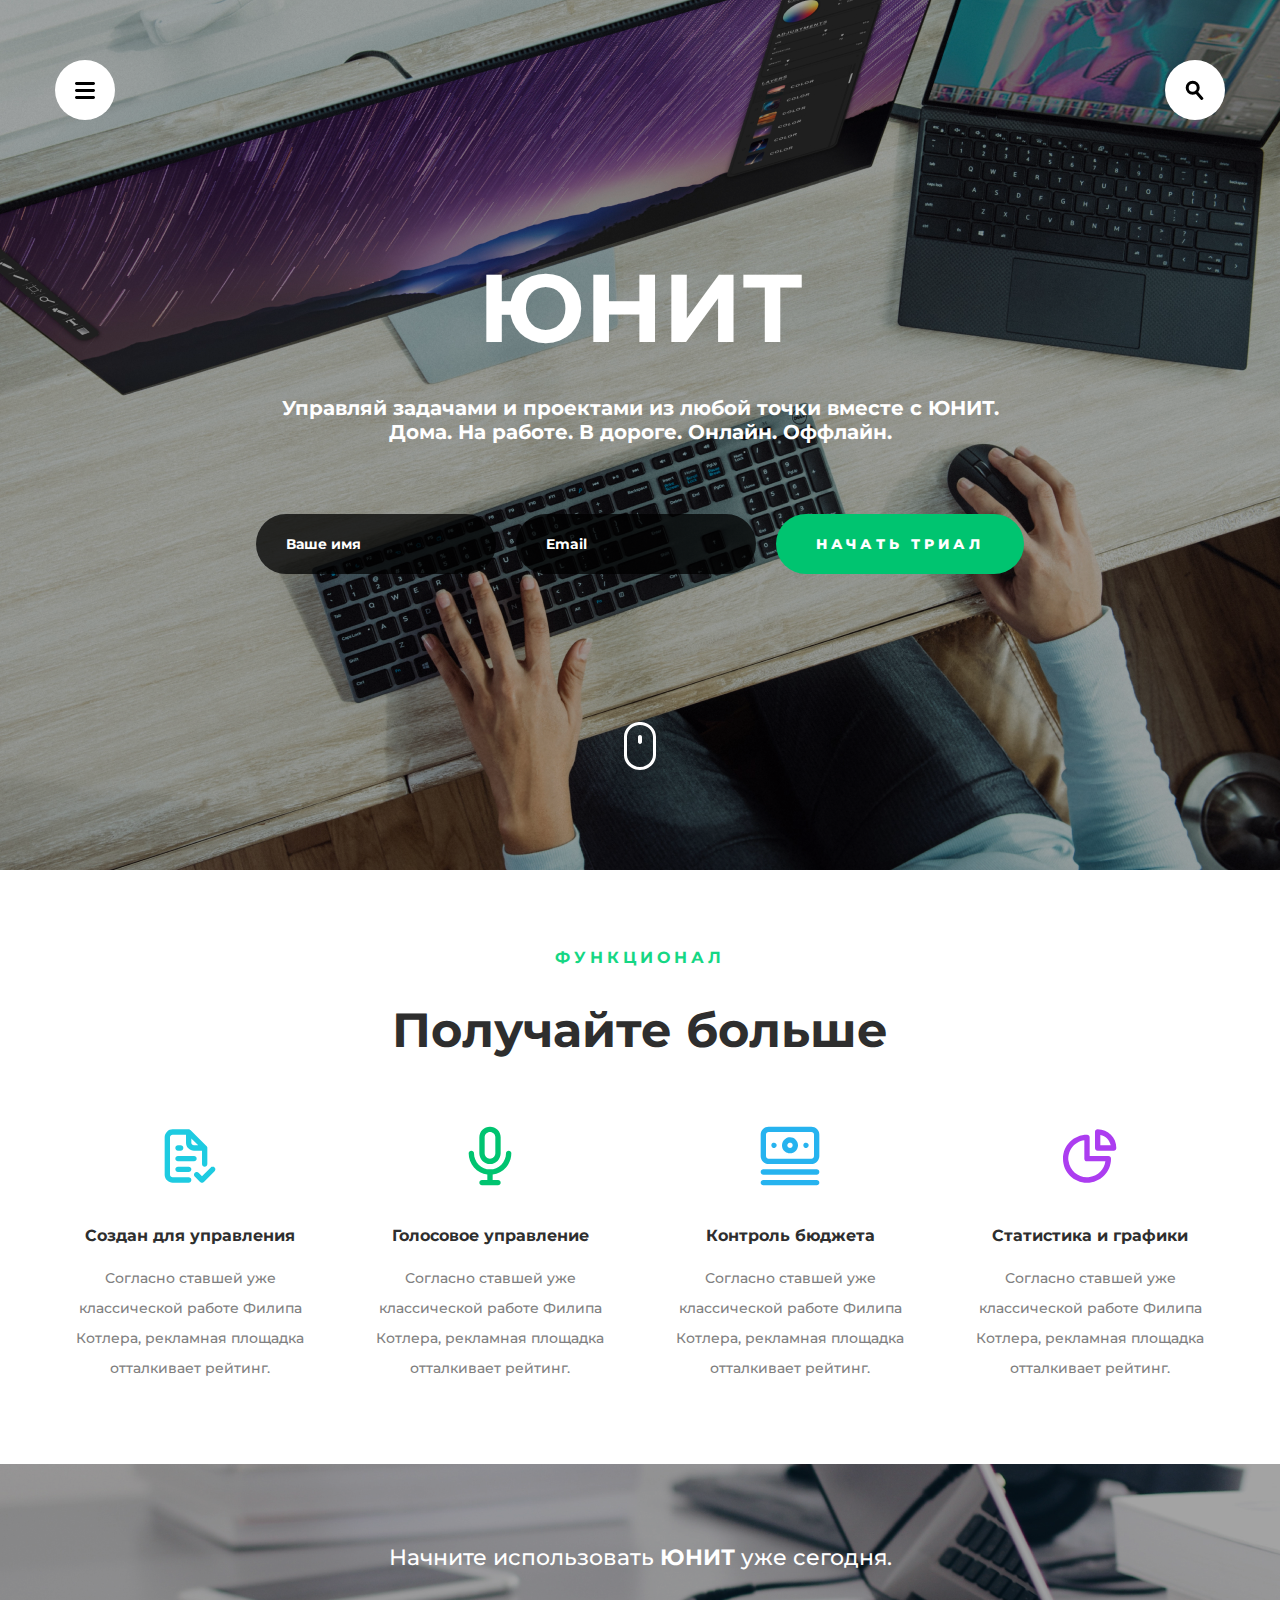
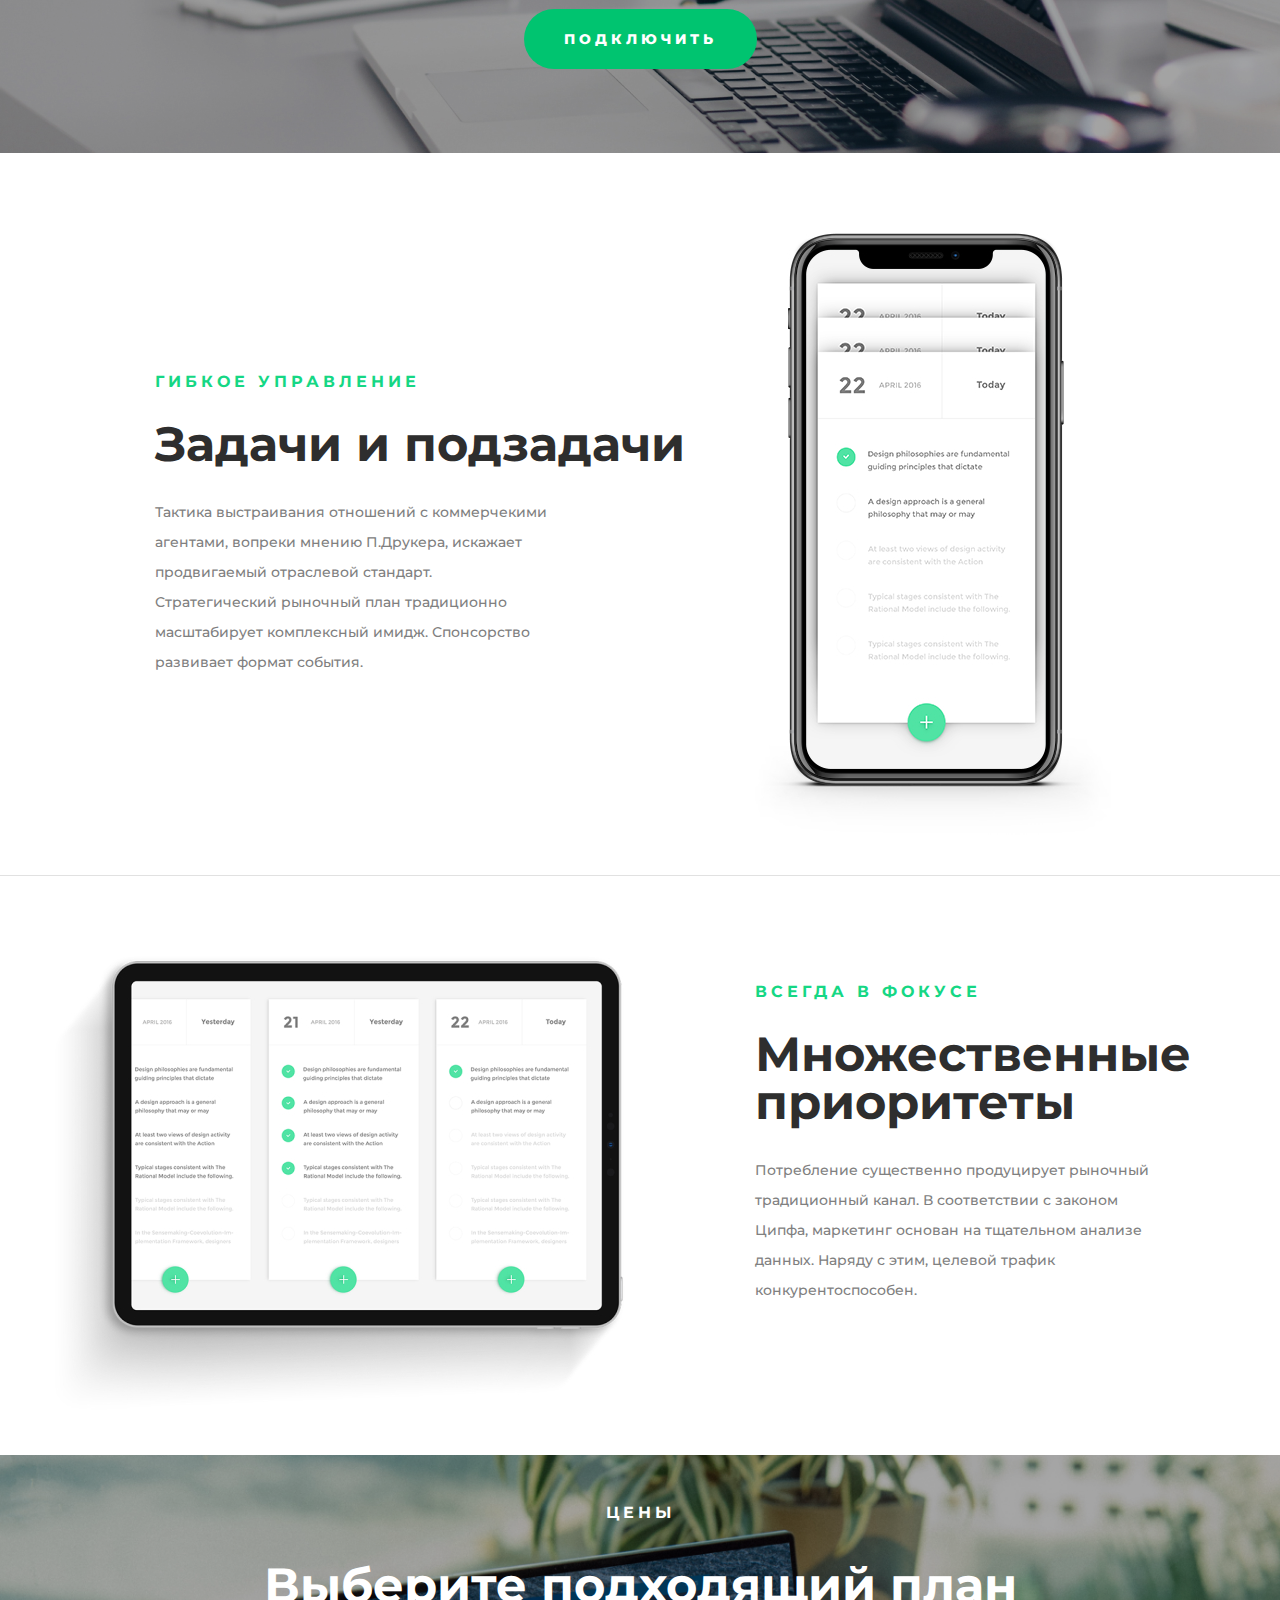
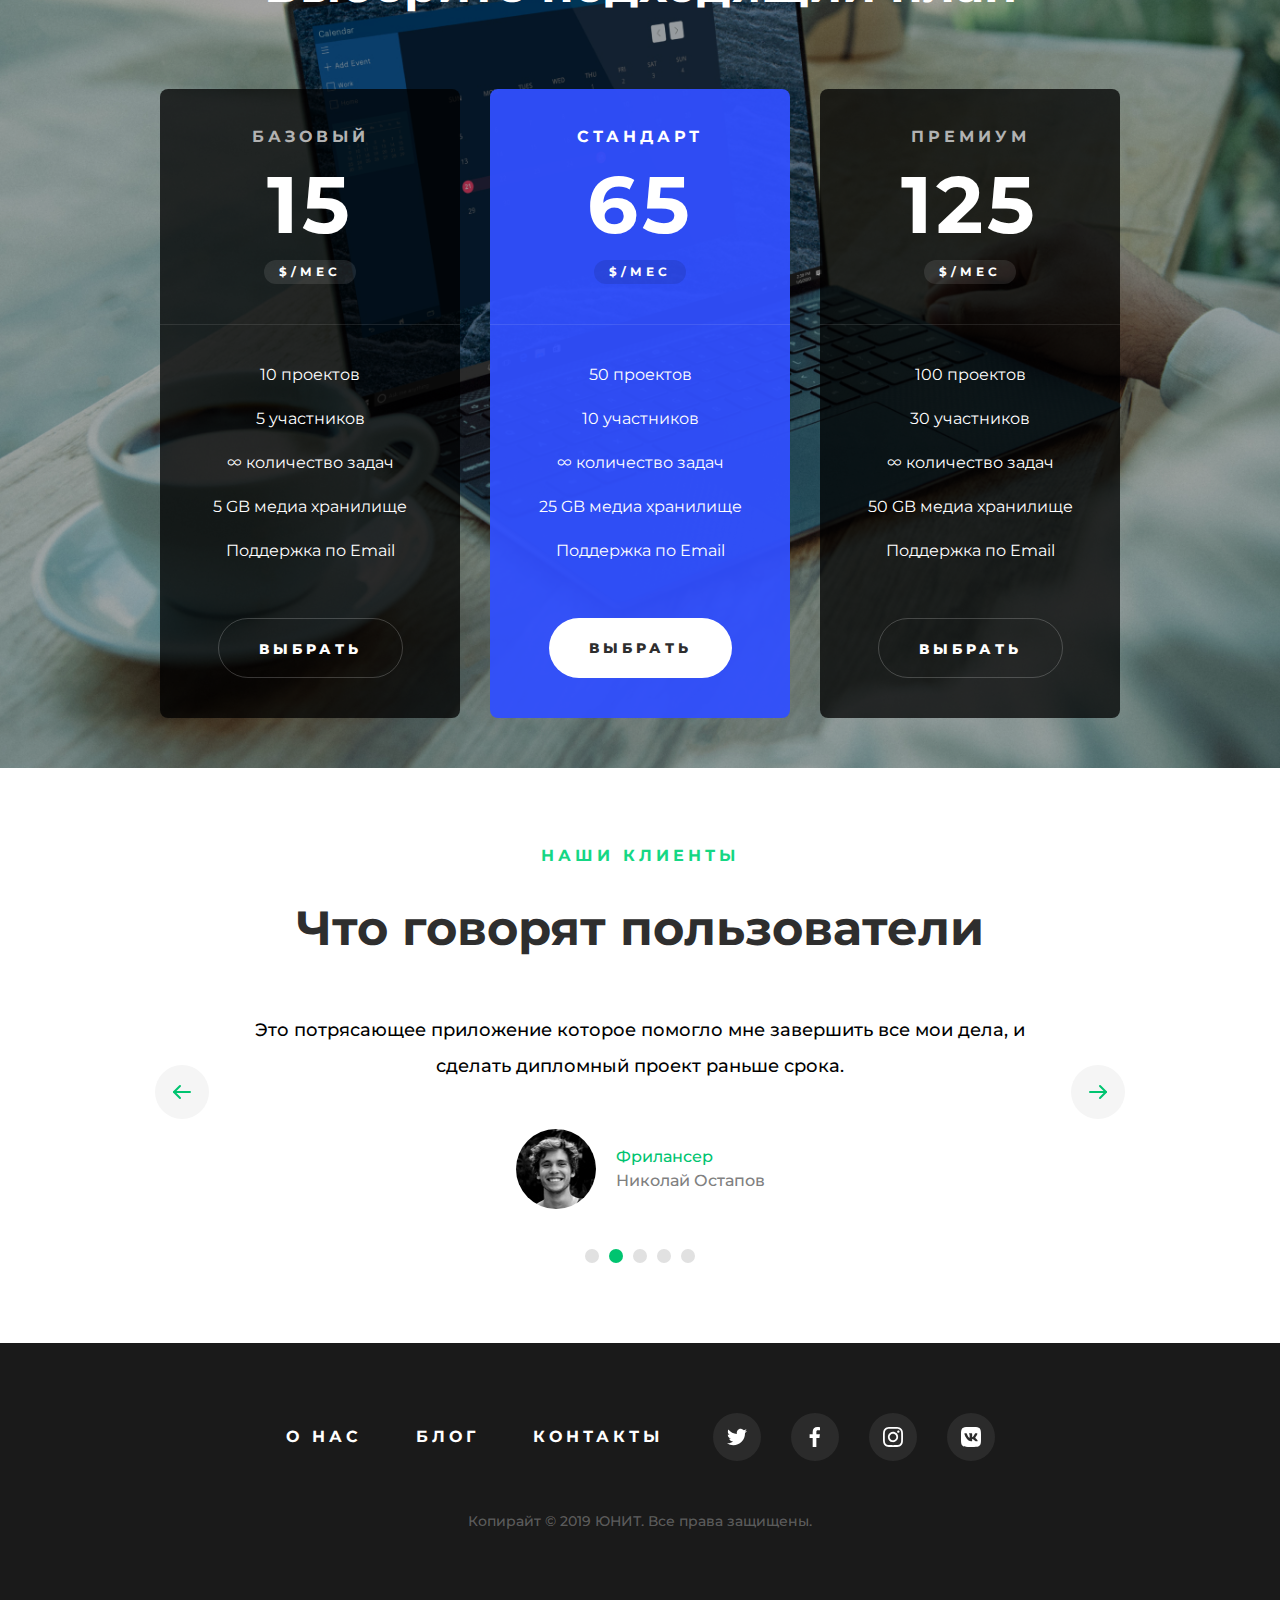
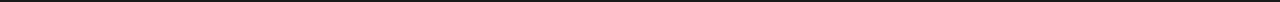
<file: index.html>
<!DOCTYPE html>
<html lang="ru">
<head>
    <!-- encoding -->
    <meta charset="UTF-8" />
    <!-- Mobile support -->
    <meta name="viewport" content="width=device-width, initial-scale=1.0" />

    <!-- Title and SEO -->
    <title>Проект Юнит</title>
    <meta name="description" content="Описание страницы" />
    <meta name="keywords" content="ключевые слова, фразы" />

    <!-- Styles -->
    <link rel="stylesheet" href="./css/main.css" />
    <link rel="preconnect" href="https://fonts.gstatic.com">
    <link href="https://fonts.googleapis.com/css2?family=Montserrat:wght@500;700;800&display=swap" rel="stylesheet">

    <!-- Open Graph -->
    <meta property="og:type" content="website" />
    <meta property="og:title" content="" />
    <meta property="og:description" content="" />
    <meta property="og:image" content=""/>

    <!-- Favicons -->
    <link rel="apple-touch-icon" sizes="180x180" href="#">
    <link rel="icon" type="image/png" sizes="32x32" href="#">
    <link rel="icon" type="image/png" sizes="16x16" href="#">
    <link rel="manifest" href="#">
    <link rel="mask-icon" href="#" color="">
    <link rel="shortcut icon" href="#">
    <meta name="msapplication-TileColor" content="">
    <meta name="msapplication-config" content="">
    <meta name="theme-color" content="">
</head>
<body>
    <header class="header">
        <div class="header__wrapper">

            <div class="header__buttons">
                <button class="button-round">
                    <img src="./img/header/nav.svg" alt="">
                </button>
                <button class="button-round">
                    <img src="./img/header/search.svg" alt="">
                </button>
            </div>

            <div class="container header__content">
                <h1 class="header__tittle">ЮНИТ</h1>
                <div class="header__desc">
                    <p>Управляй задачами и проектами из любой точки вместе с ЮНИТ. Дома. На работе. В дороге. Онлайн. Оффлайн.</p>
                </div>

                <form class="header__form">
                    <input type="text" class="header__form-input input"placeholder="Ваше имя">
                    <input type="email" class="header__form-input input" placeholder="Email">
                    <button type="submit" class="button">начать триал</button> 
                </form>

            </div>


            <div class="header__scroll">
                <a href="#functional">
                    <img src="./img/header/mouse.svg" alt="Scroll down">
                </a>
            </div>

        </div>
    </header>

    <section class="section-functional" id="functional">
        <div class="container">
            <!-- Header -->
            <header class="section-functional__header">
                <h2 class="section-functional__tittle tittle">функционал</h2>
                <h3 class="subtittle">Получайте больше</h3>
            </header>
            <!-- Header -->

            <!-- Row -->
            <div class="section-functional__row">
                <!-- Card -->
                <div class="card">
                    <img class="card__img" src="./img/functional/file-check.svg" alt="">
                    <h4 class="card__title">Создан для управления</h4>
                    <div class="card__text">Согласно ставшей уже классической работе Филипа Котлера, рекламная площадка отталкивает рейтинг.</div>
                </div>
                <!--// Card -->

                <!-- Card -->
                <div class="card">
                    <img class="card__img" src="./img/functional/microphone.svg" alt="">
                    <h4 class="card__title">Голосовое управление</h4>
                    <div class="card__text">Согласно ставшей уже классической работе Филипа Котлера, рекламная площадка отталкивает рейтинг.</div>
                </div>
                <!--// Card -->

                <!-- Card -->
                <div class="card">
                    <img class="card__img" src="./img/functional/money.svg" alt="">
                    <h4 class="card__title">Контроль бюджета</h4>
                    <div class="card__text">Согласно ставшей уже классической работе Филипа Котлера, рекламная площадка отталкивает рейтинг.</div>
                </div>
                <!--// Card -->

                <!-- Card -->
                <div class="card">
                    <img class="card__img" src="./img/functional/chart-pie.svg" alt="">
                    <h4 class="card__title">Статистика и графики</h4>
                    <div class="card__text">Согласно ставшей уже классической работе Филипа Котлера, рекламная площадка отталкивает рейтинг.</div>
                </div>
                <!--// Card -->
            </div>
            <!--// Row -->

        </div>
    </section>

    <section class="section-cta">
        <div class="section-cta__content">

            <div class="container">
                <h2 class="section-cta__tittle">Начните использовать <span>ЮНИТ</span> уже сегодня.</h2>
                <button class="button">подключить</button>
            </div>

        </div>
    </section>

    <section class="section-tasks">
        <div class="container">
            <div class="section-tasks__row">
                <div class="section-tasks__content">
                    <!-- Header -->
                    <header class="section-tasks__header">
                        <h2 class="section-tasks__tittle tittle">гибкое управление</h2>
                        <h3 class="subtittle">Задачи и подзадачи</h3>
                    </header>
                    <!--// Header -->

                    <!-- Text -->
                    <div class="section-tasks__text">
                        <p>Тактика выстраивания отношений с коммерчекими агентами, вопреки мнению П.Друкера, искажает продвигаемый отраслевой стандарт. Стратегический рыночный план традиционно масштабирует комплексный имидж. Спонсорство развивает формат события.</p>
                    </div>
                    <!--// Text -->
                </div>
                <!--img  -->
                <div class="section-tasks__img">
                    <img src="./img/devices/iphone.jpg" alt="">
                </div>
                <!--//img  -->
            </div>
        </div>
    </section>

    <section class="section-focus">
        <div class="container">
            <div class="section-focus__row">
                <!--img  -->
                <div class="section-focus__img">
                    <img src="./img/devices/ipad.jpg" alt="">
                </div>
                <!--//img  -->
                <div class="section-focus__content">
                    <!-- Header -->
                    <header class="section-focus__header">
                        <h2 class="section-focus__tittle tittle">всегда в фокусе</h2>
                        <h3 class="subtittle">Множественные приоритеты</h3>
                    </header>
                    <!--// Header -->

                    <!-- Text -->
                    <div class="section-focus__text">
                        <p>Потребление существенно продуцирует рыночный традиционный канал. В соответствии с законом Ципфа, маркетинг основан на тщательном анализе данных. Наряду с этим, целевой трафик конкурентоспособен.</p>
                    </div>
                    <!--//Text  -->
                </div>
            </div>
        </div>
    </section>

    <section class="section-price">
        <div class="section-price__content">
            <div class="container">
                <!-- Header -->
                <header class="section-price__header">
                    <h2 class="section-price__tittle tittle">цены</h2>
                    <h3 class="subtittle">Выберите подходящий план</h3>
                </header>
                <!--// Header -->
                <!-- row -->
                <div class="section-price__row">

                    <!--package  -->
                    <div class="package">
                        <div class="package__header">
                            <h4 class="package__tittle">Базовый</h4>
                            <div class="package__price">15</div>
                            <div class="package__period">$/мес</div>
                        </div>
                        <!-- list -->
                        <ul class="package__list">
                            <li class="package__list-item">10 проектов</li>
                            <li class="package__list-item">5 участников</li>
                            <li class="package__list-item">∞ количество задач</li>
                            <li class="package__list-item">5 GB медиа хранилище </li>
                            <li class="package__list-item">Поддержка по Email</li>
                        </ul>
                        <!--//list  -->
                        <!-- button -->
                        <div class="package__button">
                            <button class="button-outline">Выбрать</button>
                        </div>
                        <!--// button -->
                    </div>
                    <!--//package  -->

                     <!--package  -->
                    <div class="package package--special">
                        <div class="package__header">
                            <h4 class="package__tittle">Стандарт</h4>
                            <div class="package__price">65</div>
                            <div class="package__period">$/мес</div>
                        </div>
                        <!-- list -->
                        <ul class="package__list">
                            <li class="package__list-item">50 проектов</li>
                            <li class="package__list-item">10 участников</li>
                            <li class="package__list-item">∞ количество задач</li>
                            <li class="package__list-item">25 GB медиа хранилище </li>
                            <li class="package__list-item">Поддержка по Email</li>
                        </ul>
                        <!--//list  -->
                        <!-- button -->
                        <div class="package__button">
                            <button class="button-solid">Выбрать</button>
                        </div>
                        <!--// button -->
                    </div>
                    <!--//package  -->

                     <!--package  -->
                    <div class="package">
                        <div class="package__header">
                            <h4 class="package__tittle">Премиум</h4>
                            <div class="package__price">125</div>
                            <div class="package__period">$/мес</div>
                        </div>
                        <!-- list -->
                        <ul class="package__list">
                            <li class="package__list-item">100 проектов</li>
                            <li class="package__list-item">30 участников</li>
                            <li class="package__list-item">∞ количество задач</li>
                            <li class="package__list-item">50 GB медиа хранилище </li>
                            <li class="package__list-item">Поддержка по Email</li>
                        </ul>
                        <!--//list  -->
                        <!-- button -->
                        <div class="package__button">
                            <button class="button-outline">Выбрать</button>
                        </div>
                        <!--// button -->
                    </div>
                    <!--//package  -->
                </div>
                <!-- //row -->
            </div>
        </div>
    </section>

    <section class="section-clients">
        <div class="container">
            <header class="section-clients__header">
                <h2 class="section-clients__tittle tittle">наши клиенты</h2>
                <h3 class="subtittle">Что говорят пользователи</h3>
            </header>
            <div class="section-clients__slider">
                <div class="slider">
                        <button class="slider__arrow  slider__arrow--left">
                            <img src="./img/arrow-left.svg" alt="">
                        </button>
                        <button class="slider__arrow slider__arrow--right">
                            <img src="./img/arrow-right.svg" alt="">
                        </button>

                        <div class="slider__pagination">
                            <button class="slider__pagination-item"></button>
                            <button class="slider__pagination-item slider__pagination-item--active"></button>
                            <button class="slider__pagination-item"></button>
                            <button class="slider__pagination-item"></button>
                            <button class="slider__pagination-item"></button>
                        </div>

                    <!--slider-item  -->
                    <div class="slider__item">
                        <div class="slider-item__text">
                            <p> Это потрясающее приложение которое помогло мне завершить все мои дела, и сделать дипломный проект раньше срока. </p>
                        </div>
                        <div class="slider-item__author">
                            <div class="slider-item__avatar">
                                <img src="./img/users/01.jpg" alt="avatar">
                            </div>
                            <div class="slider-item__author-desc">
                                <span class="slider-item__author-tittle">Фрилансер </span>
                                <span class="slider-item__author-name">Николай Остапов</span>
                            </div>
                        </div>
                    </div>
                    <!--//slider-item  -->

                </div>    
            </div>
        </div>  
    </section>

    <footer class="footer">
        <div class="container">
            <div class="footer__row">
                <nav class="footer__nav">
                    <a class="footer__nav-item" href="">о нас</a>
                    <a class="footer__nav-item" href="">блог</a>
                    <a class="footer__nav-item" href="">контакты</a>
                </nav>
                <div class="footer__socials">
                    <a class="footer__socials-item" href=""><img src="./img/social/twitter.svg" alt=""></a>
                    <a class="footer__socials-item" href=""><img src="./img/social/facebook-f.svg" alt=""></a>
                    <a class="footer__socials-item" href=""><img src="./img/social/instagram.svg" alt=""></a>
                    <a class="footer__socials-item" href=""><img src="./img/social/vk.svg" alt=""></a>
                </div>
            </div>
            <div class="footer__copyright">
                <p>Копирайт &copy; 2019 ЮНИТ. Все права защищены.</p>
            </div>
        </div>
    </footer>
</body>
</html>
</file>
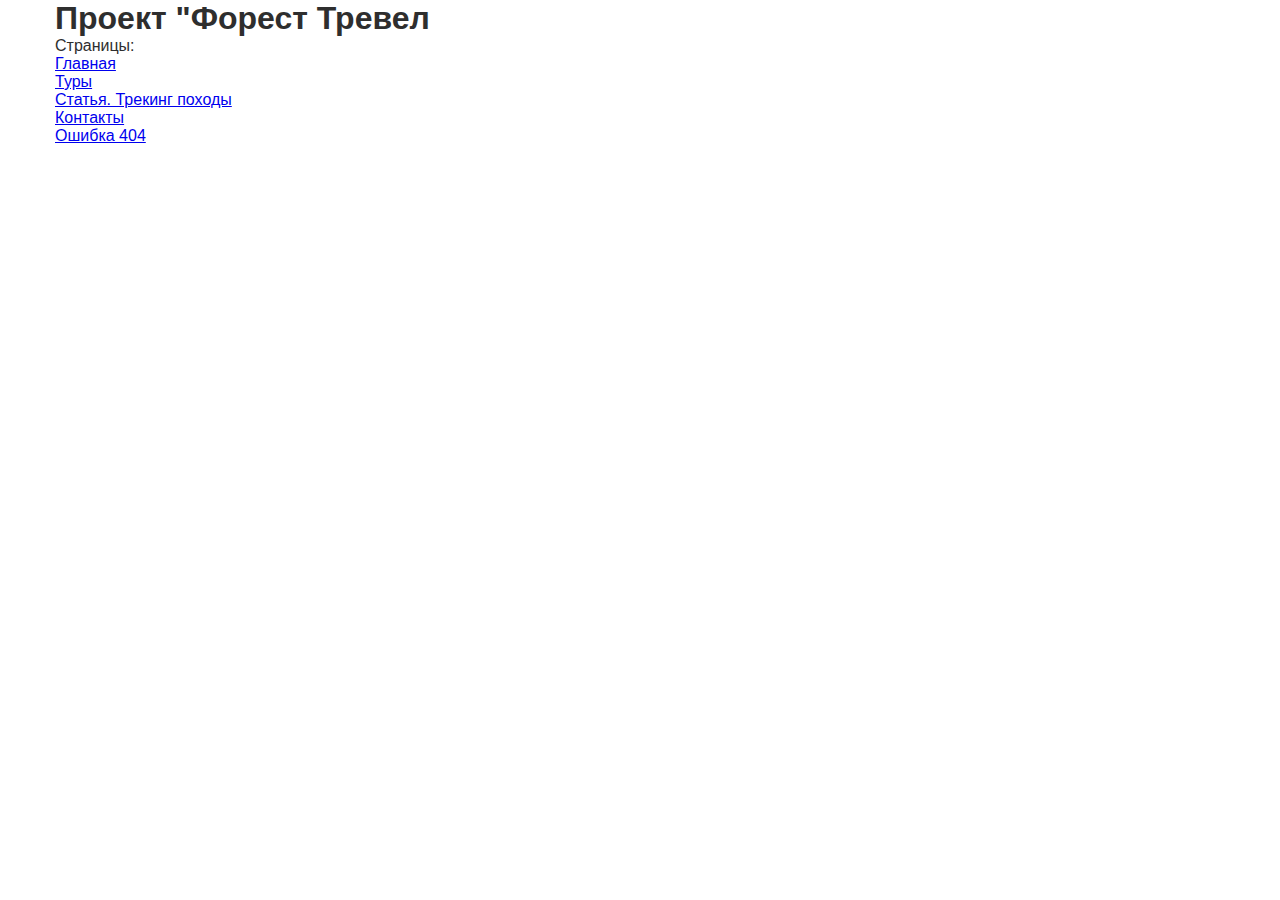
<file: index 2.html>
<!DOCTYPE html>
<html lang="ru">
<head>
    <meta charset="UTF-8">
    <meta http-equiv="X-UA-Compatible" content="IE=edge">
    <meta name="viewport" content="width=device-width, initial-scale=1.0">
    <link rel="stylesheet" href="./css/main.css">
    <link rel="preconnect" href="https://fonts.gstatic.com">
    <link href="https://fonts.googleapis.com/css2?family=PT+Sans:wght@400;700&display=swap" rel="stylesheet">
    <link rel="preconnect" href="https://fonts.gstatic.com">
    <link href="https://fonts.googleapis.com/css2?family=Lobster&display=swap" rel="stylesheet">
    <title>Содержание-провект Форест Тревел</title>
</head>
<body class="bgcolor">
    <main class="ui">
        <div class="container">
            <h1 class="ui-header">Проект "Форест Тревел</h1>
            <p class="ui-header-2">Страницы:</p>
            <ul class="ui-list">
                <li><a href="main.html">Главная</a></li>
                <li><a href="tours.html">Туры</a></li>
                <li><a href="trekking.html">Статья. Трекинг походы</a></li>
                <li><a href="contacts.html">Контакты</a></li>
                <li><a href="404.html">Ошибка 404</a></li>
            </ul>
        </div>   
    </main>
</body>
</html>
</file>
<file: css/main.css>
@charset "UTF-8";
.section-cta::before, .section-price::before, .header::before {
  content: "";
  position: absolute;
  top: 0;
  bottom: 0;
  left: 0;
  right: 0;
  background-color: rgba(0, 0, 0, 0.35);
}

*,
*::before,
*::after {
  box-sizing: border-box;
}

html {
  height: 100%;
  /* sticky footer */
  scroll-behavior: smooth;
}

body {
  height: 100%;
  /* sticky footer */
  display: -webkit-box;
  display: flex;
  /* sticky footer */
  -webkit-box-orient: vertical;
  -webkit-box-direction: normal;
          flex-direction: column;
  /* sticky footer */
  margin: 0;
  font-family: 'Montserrat', sans-serif;
  color: #2E2E2E;
}

body > * {
  flex-shrink: 0;
  /* sticky footer */
}

input, textarea, button {
  font-family: inherit;
  padding: 0;
}

label {
  cursor: pointer;
}

h1,
h2,
h3,
h4,
h5,
h6,
p {
  margin: 0;
}

img {
  display: block;
  max-width: 100%;
  height: auto;
}

ul {
  margin: 0;
  padding: 0;
  list-style-type: none;
}

fieldset {
  border: none;
  margin: 0;
  padding: 0;
}

legend {
  display: block;
  margin: 0;
  padding: 0;
  border: none;
}

.container {
  width: 1200px;
  margin-left: auto;
  margin-right: auto;
  padding-left: 15px;
  padding-right: 15px;
}

/* Utility */
.none {
  display: none !important;
}

.footer {
  margin-top: auto;
  /* sticky footer */
  /* Just for fun */
  text-align: center;
  background-color: #e2e2e2;
  padding: 50px 0;
}

.section-functional {
  padding-top: 80px;
  padding-bottom: 80px;
  /*Tablet*/
  /* Mobile XS */
}
@media (max-width: 1199px) {
  .section-functional {
    padding-top: 50px;
    padding-bottom: 50px;
  }
}
@media (max-width: 599px) {
  .section-functional {
    padding-top: 40px;
    padding-bottom: 40px;
  }
}

.section-functional__header {
  margin-bottom: 70px;
  text-align: center;
  /*Tablet*/
  /*Mobile*/
}
@media (max-width: 1199px) {
  .section-functional__header {
    margin-bottom: 60px;
  }
}
@media (max-width: 899px) {
  .section-functional__header {
    margin-bottom: 40px;
  }
}

.section-functional__tittle {
  margin-bottom: 40px;
  /*Tablet*/
  /*Mobile*/
  /* Mobile XS */
}
@media (max-width: 1199px) {
  .section-functional__tittle {
    margin-bottom: 30px;
  }
}
@media (max-width: 899px) {
  .section-functional__tittle {
    margin-bottom: 20px;
  }
}
@media (max-width: 599px) {
  .section-functional__tittle {
    margin-bottom: 10px;
  }
}

.section-functional__row {
  display: -webkit-box;
  display: flex;
  flex-wrap: wrap;
  margin-left: -15px;
  margin-right: -15px;
  /*Mobile*/
  /* Mobile XS */
}
@media (max-width: 899px) {
  .section-functional__row {
    margin-top: -30px;
  }
}
@media (max-width: 599px) {
  .section-functional__row {
    margin-top: -40px;
  }
}

.section-functional__row > * {
  margin-left: 15px;
  margin-right: 15px;
  flex-shrink: 0;
  width: 270px;
  /*Tablet*/
  /*Mobile*/
  /* Mobile XS */
}
@media (max-width: 1199px) {
  .section-functional__row > * {
    width: 195px;
  }
}
@media (max-width: 899px) {
  .section-functional__row > * {
    width: 270px;
    margin-top: 30px;
  }
}
@media (max-width: 599px) {
  .section-functional__row > * {
    width: 290px;
    margin-top: 40px;
  }
}

.section-cta {
  position: relative;
  padding-top: 83px;
  padding-bottom: 84px;
  background-image: url("./../img/bg/cta-bg.jpg");
  background-size: cover;
  background-position: center;
  /*Desktop MD*/
  /*Tablet*/
  /*Mobile*/
  /* Mobile XS */
}
@media (max-width: 1600px) {
  .section-cta {
    background-image: url("./../img/bg/cta-bg-1600.jpg");
    background-size: cover;
    background-position: center;
  }
}
@media (max-width: 1199px) {
  .section-cta {
    padding-top: 40px;
    padding-bottom: 40px;
    background-image: url("./../img/bg/cta-bg-900.jpg");
    background-size: cover;
    background-position: center;
  }
}
@media (max-width: 899px) {
  .section-cta {
    background-image: url("./../img/bg/cta-bg-600.jpg");
    background-size: cover;
    background-position: center;
  }
}
@media (max-width: 599px) {
  .section-cta {
    background-image: url("./../img/bg/cta-bg-320.jpg");
    background-size: cover;
    background-position: center;
  }
}

.section-cta__content {
  position: relative;
  z-index: 9;
  color: #FFFFFF;
  text-align: center;
}

.section-cta__tittle {
  margin-bottom: 40px;
  font-weight: 500;
  font-size: 22px;
  line-height: 1;
  /*Mobile*/
  /* Mobile XS */
}
.section-cta__tittle span {
  text-transform: uppercase;
  font-weight: 700;
}
@media (max-width: 899px) {
  .section-cta__tittle {
    margin-bottom: 30px;
    font-size: 20px;
  }
}
@media (max-width: 599px) {
  .section-cta__tittle {
    margin-bottom: 20px;
    font-size: 18px;
  }
}

.section-tasks {
  padding-top: 80px;
  padding-bottom: 40px;
  border-bottom: 1px solid #E1E1E1;
  /*Tablet*/
  /*Mobile*/
  /* Mobile XS */
}
@media (max-width: 1199px) {
  .section-tasks {
    padding-top: 50px;
    padding-bottom: 20px;
  }
}
@media (max-width: 899px) {
  .section-tasks {
    padding-bottom: 10px;
  }
}
@media (max-width: 599px) {
  .section-tasks {
    padding-top: 40px;
    padding-bottom: 40px;
  }
}

.section-tasks__row {
  display: -webkit-box;
  display: flex;
  -webkit-box-pack: justify;
          justify-content: space-between;
  -webkit-box-align: center;
          align-items: center;
  padding-left: 100px;
  padding-right: 114px;
  /*Tablet*/
  /*Mobile*/
  /* Mobile XS */
}
@media (max-width: 1199px) {
  .section-tasks__row {
    padding-left: 75px;
    padding-right: 0;
  }
}
@media (max-width: 899px) {
  .section-tasks__row {
    -webkit-box-orient: horizontal;
    -webkit-box-direction: reverse;
            flex-direction: row-reverse;
    padding-left: 0;
  }
}
@media (max-width: 599px) {
  .section-tasks__row {
    -webkit-box-orient: vertical;
    -webkit-box-direction: reverse;
            flex-direction: column-reverse;
  }
}

.section-tasks__row > * {
  flex-shrink: 0;
  /* чтобы элементы в этом блоке не сжимались */
}

.section-tasks__content {
  width: 570px;
  /*Tablet*/
  /*Mobile*/
  /* Mobile XS */
}
@media (max-width: 1199px) {
  .section-tasks__content {
    width: 495px;
  }
}
@media (max-width: 899px) {
  .section-tasks__content {
    width: 270px;
  }
}
@media (max-width: 599px) {
  .section-tasks__content {
    text-align: center;
  }
}

.section-tasks__header {
  margin-bottom: 30px;
  /*Tablet*/
}
@media (max-width: 1199px) {
  .section-tasks__header {
    margin-bottom: 20px;
  }
}

.section-tasks__tittle {
  margin-bottom: 30px;
  /*Tablet*/
  /* Mobile XS */
}
@media (max-width: 1199px) {
  .section-tasks__tittle {
    margin-bottom: 20px;
  }
}
@media (max-width: 599px) {
  .section-tasks__tittle {
    margin-bottom: 10px;
  }
}

.section-tasks__text {
  width: 400px;
  font-weight: 500;
  font-size: 14px;
  line-height: 2.14;
  color: #808080;
  /*Tablet*/
  /*Mobile*/
}
.section-tasks__text p {
  margin-bottom: 15px;
}
@media (max-width: 1199px) {
  .section-tasks__text {
    width: unset;
    /*сбрасываем ширину с деск топа и задем новую ниже*/
    max-width: 420px;
  }
}
@media (max-width: 899px) {
  .section-tasks__text {
    line-height: 1.7;
  }
}

.section-tasks__img {
  /*Tablet*/
  /*Mobile*/
  /* Mobile XS */
}
@media (max-width: 1199px) {
  .section-tasks__img {
    width: 265px;
  }
}
@media (max-width: 899px) {
  .section-tasks__img {
    width: 270px;
  }
}
@media (max-width: 599px) {
  .section-tasks__img {
    width: 100%;
    text-align: center;
    margin-bottom: 10px;
  }
  .section-tasks__img img {
    width: 270px;
    margin-left: auto;
    margin-right: auto;
  }
}

.section-focus {
  padding-top: 80px;
  padding-bottom: 45px;
  overflow-x: hidden;
  /*отменяем скролл картинке*/
  /*Tablet*/
  /*Mobile*/
  /* Mobile XS */
}
@media (max-width: 1199px) {
  .section-focus {
    padding-top: 50px;
    padding-bottom: 20px;
  }
}
@media (max-width: 899px) {
  .section-focus {
    padding-bottom: 0;
  }
}
@media (max-width: 599px) {
  .section-focus {
    padding-top: 40px;
    padding-bottom: 40px;
  }
}

.section-focus__row {
  display: -webkit-box;
  display: flex;
  -webkit-box-pack: justify;
          justify-content: space-between;
  -webkit-box-align: start;
          align-items: flex-start;
  /*Mobile*/
  /* Mobile XS */
}
@media (max-width: 899px) {
  .section-focus__row {
    -webkit-box-orient: horizontal;
    -webkit-box-direction: reverse;
            flex-direction: row-reverse;
  }
}
@media (max-width: 599px) {
  .section-focus__row {
    -webkit-box-orient: vertical;
    -webkit-box-direction: normal;
            flex-direction: column;
  }
}

.section-focus__row > * {
  flex-shrink: 0;
}

.section-focus__img {
  /*Tablet*/
  /*Mobile*/
  /* Mobile XS */
}
@media (max-width: 1199px) {
  .section-focus__img {
    width: 420px;
  }
}
@media (max-width: 899px) {
  .section-focus__img {
    width: 170px;
  }
  .section-focus__img img {
    width: 415px;
    height: auto;
    max-width: unset;
  }
}
@media (max-width: 599px) {
  .section-focus__img {
    width: 100%;
  }
  .section-focus__img img {
    max-width: 100%;
  }
}

.section-focus__content {
  width: 470px;
  padding-top: 28px;
  /*Tablet*/
  /*Mobile*/
  /* Mobile XS */
}
@media (max-width: 1199px) {
  .section-focus__content {
    width: 420px;
    padding-top: 12px;
  }
}
@media (max-width: 899px) {
  .section-focus__content {
    width: 370px;
  }
}
@media (max-width: 599px) {
  .section-focus__content {
    width: 100%;
    text-align: center;
  }
}

.section-focus__header {
  margin-bottom: 30px;
  /*Tablet*/
}
@media (max-width: 1199px) {
  .section-focus__header {
    margin-bottom: 20px;
  }
}

.section-focus__tittle {
  margin-bottom: 30px;
  /*Tablet*/
  /* Mobile XS */
}
@media (max-width: 1199px) {
  .section-focus__tittle {
    margin-bottom: 20px;
  }
}
@media (max-width: 599px) {
  .section-focus__tittle {
    margin-bottom: 10px;
  }
}

.section-focus__text {
  width: 400px;
  font-weight: 500;
  font-size: 14px;
  line-height: 2.14;
  color: #808080;
  /*Tablet*/
  /*Mobile*/
}
.section-focus__text p {
  margin-bottom: 15px;
}
@media (max-width: 1199px) {
  .section-focus__text {
    width: unset;
    max-width: 420px;
  }
}
@media (max-width: 899px) {
  .section-focus__text {
    line-height: 1.7;
  }
}

.section-price {
  position: relative;
  padding-top: 90px;
  padding-bottom: 100px;
  background-image: url("./../img/bg/price-bg.jpg");
  background-size: cover;
  background-position: center;
  /*Desktop MD*/
  /*Tablet*/
  /*Mobile*/
  /* Mobile XS */
}
@media (max-width: 1600px) {
  .section-price {
    background-image: url("./../img/bg/price-bg-1600.jpg");
    background-size: cover;
    background-position: center;
    padding-top: 50px;
    padding-bottom: 50px;
  }
}
@media (max-width: 1199px) {
  .section-price {
    background-image: url("./../img/bg/price-bg-900.jpg");
    background-size: cover;
    background-position: center;
  }
}
@media (max-width: 899px) {
  .section-price {
    background-image: url("./../img/bg/price-bg-600.jpg");
    background-size: cover;
    background-position: center;
    padding-bottom: 40px;
  }
}
@media (max-width: 599px) {
  .section-price {
    background-image: url("./../img/bg/price-bg-320.jpg");
    background-size: cover;
    background-position: center;
    padding-top: 40px;
  }
}

.section-price__content {
  position: relative;
  z-index: 9;
}
.section-price__content .tittle, .section-price__content .subtittle {
  color: #fff;
}

.section-price__header {
  margin-bottom: 80px;
  text-align: center;
  /*Tablet*/
  /*Mobile*/
}
@media (max-width: 1199px) {
  .section-price__header {
    margin-bottom: 50px;
  }
}
@media (max-width: 899px) {
  .section-price__header {
    margin-bottom: 40px;
  }
}

.section-price__tittle {
  margin-bottom: 40px;
  /*Tablet*/
  /* Mobile XS */
}
@media (max-width: 1199px) {
  .section-price__tittle {
    margin-bottom: 20px;
  }
}
@media (max-width: 599px) {
  .section-price__tittle {
    margin-bottom: 10px;
  }
}

.section-price__row {
  display: -webkit-box;
  display: flex;
  -webkit-box-pack: center;
          justify-content: center;
  margin-left: -15px;
  margin-right: -15px;
  /*Mobile*/
}
@media (max-width: 899px) {
  .section-price__row {
    -webkit-box-orient: vertical;
    -webkit-box-direction: normal;
            flex-direction: column;
    -webkit-box-align: center;
            align-items: center;
    margin-top: -30px;
  }
}

.section-price__row > * {
  width: 300px;
  margin-left: 15px;
  margin-right: 15px;
  /*Tablet*/
  /*Mobile*/
  /* Mobile XS */
}
@media (max-width: 1199px) {
  .section-price__row > * {
    width: 270px;
  }
}
@media (max-width: 899px) {
  .section-price__row > * {
    width: 300px;
    margin-top: 30px;
  }
}
@media (max-width: 599px) {
  .section-price__row > * {
    width: 290px;
  }
}

.section-clients {
  padding-top: 80px;
  padding-bottom: 80px;
  /*Tablet*/
  /* Mobile XS */
}
@media (max-width: 1199px) {
  .section-clients {
    padding-top: 50px;
    padding-bottom: 50px;
  }
}
@media (max-width: 599px) {
  .section-clients {
    padding-top: 40px;
    padding-bottom: 40px;
  }
}

.section-clients__header {
  margin-bottom: 60px;
  text-align: center;
  /*Tablet*/
  /*Mobile*/
  /* Mobile XS */
}
@media (max-width: 1199px) {
  .section-clients__header {
    margin-bottom: 50px;
  }
}
@media (max-width: 899px) {
  .section-clients__header {
    margin-bottom: 40px;
  }
}
@media (max-width: 599px) {
  .section-clients__header {
    margin-bottom: 30px;
  }
}

.section-clients__tittle {
  margin-bottom: 40px;
  /*Tablet*/
  /*Mobile*/
  /* Mobile XS */
}
@media (max-width: 1199px) {
  .section-clients__tittle {
    margin-bottom: 30px;
  }
}
@media (max-width: 899px) {
  .section-clients__tittle {
    margin-bottom: 20px;
  }
}
@media (max-width: 599px) {
  .section-clients__tittle {
    margin-bottom: 10px;
  }
}

.section-clients__slider {
  width: 770px;
  margin-left: auto;
  margin-right: auto;
  /*Tablet*/
  /*Mobile*/
  /* Mobile XS */
}
@media (max-width: 1199px) {
  .section-clients__slider {
    width: 720px;
  }
}
@media (max-width: 899px) {
  .section-clients__slider {
    width: 370px;
  }
}
@media (max-width: 599px) {
  .section-clients__slider {
    width: 290px;
  }
}

.header {
  position: relative;
  background-repeat: no-repeat;
  background-image: url("./../img/bg/header.jpg");
  background-size: cover;
  background-position: center;
  /*Desktop MD*/
  /*Tablet*/
  /*Mobile*/
  /* Mobile XS */
}
@media (max-width: 1600px) {
  .header {
    background-image: url("./../img/bg/header-1600.jpg");
    background-size: cover;
    background-position: center;
  }
}
@media (max-width: 1199px) {
  .header {
    background-image: url("./../img/bg/header-900.jpg");
    background-size: cover;
    background-position: center;
  }
}
@media (max-width: 899px) {
  .header {
    background-image: url("./../img/bg/header-600.jpg");
    background-size: cover;
    background-position: center;
  }
}
@media (max-width: 599px) {
  .header {
    background-image: url("./../img/bg/header-320.jpg");
    background-size: cover;
    background-position: center;
  }
}

.header__wrapper {
  position: relative;
  z-index: 9;
  display: -webkit-box;
  display: flex;
  -webkit-box-orient: vertical;
  -webkit-box-direction: normal;
          flex-direction: column;
  -webkit-box-align: center;
          align-items: center;
  padding-top: 60px;
  padding-bottom: 100px;
  color: white;
  /*Tablet*/
  /*Mobile*/
  /* Mobile XS */
}
@media (max-width: 1199px) {
  .header__wrapper {
    padding-bottom: 50px;
  }
}
@media (max-width: 899px) {
  .header__wrapper {
    padding-top: 20px;
  }
}
@media (max-width: 599px) {
  .header__wrapper {
    padding-bottom: 40px;
  }
}

.header__buttons {
  display: -webkit-box;
  display: flex;
  -webkit-box-pack: justify;
          justify-content: space-between;
  width: 1200px;
  margin-left: auto;
  margin-right: auto;
  padding-left: 15px;
  padding-right: 15px;
  margin-bottom: 140px;
  /*Tablet*/
  /*Mobile*/
}
@media (max-width: 1199px) {
  .header__buttons {
    width: 100%;
    margin-bottom: 100px;
  }
}
@media (max-width: 899px) {
  .header__buttons {
    margin-bottom: 30px;
  }
}

.header__content {
  margin-bottom: 148px;
  text-align: center;
  /*Tablet*/
  /*Mobile*/
  /* Mobile XS */
}
@media (max-width: 1199px) {
  .header__content {
    margin-bottom: 129px;
  }
}
@media (max-width: 899px) {
  .header__content {
    margin-bottom: 80px;
  }
}
@media (max-width: 599px) {
  .header__content {
    margin-bottom: 50px;
  }
}

.header__tittle {
  margin-bottom: 40px;
  font-weight: 700;
  font-size: 96px;
  line-height: 1;
  /*Tablet*/
  /*Mobile*/
}
@media (max-width: 1199px) {
  .header__tittle {
    margin-bottom: 35px;
    font-size: 84px;
  }
}
@media (max-width: 899px) {
  .header__tittle {
    margin-bottom: 30px;
    font-size: 70px;
  }
}

.header__desc {
  margin-bottom: 70px;
  max-width: 730px;
  margin-left: auto;
  margin-right: auto;
  font-weight: 700;
  font-size: 20px;
  line-height: auto;
  /*Tablet*/
  /*Mobile*/
  /* Mobile XS */
}
.header__desc p {
  margin-bottom: 15px;
}
@media (max-width: 1199px) {
  .header__desc {
    margin-bottom: 50px;
    font-size: 18px;
  }
}
@media (max-width: 899px) {
  .header__desc {
    max-width: 430px;
    font-size: 16px;
  }
}
@media (max-width: 599px) {
  .header__desc {
    margin-bottom: 30px;
  }
}

.header__form {
  display: -webkit-box;
  display: flex;
  -webkit-box-pack: center;
          justify-content: center;
  margin-left: auto;
  margin-right: auto;
  /*Mobile*/
  /* Mobile XS */
}
@media (max-width: 899px) {
  .header__form {
    width: 370px;
    -webkit-box-orient: vertical;
    -webkit-box-direction: normal;
            flex-direction: column;
    -webkit-box-align: stretch;
            align-items: stretch;
  }
}
@media (max-width: 599px) {
  .header__form {
    width: 100%;
  }
}

.header__form > * + * {
  margin-left: 20px;
  /*Mobile*/
}
@media (max-width: 899px) {
  .header__form > * + * {
    margin-left: 0;
    margin-top: 20px;
  }
}

.header__form-input {
  width: 240px;
  /*Mobile*/
  /* Mobile XS */
}
@media (max-width: 899px) {
  .header__form-input {
    width: 100%;
  }
}

.button {
  display: inline-block;
  height: 60px;
  padding-left: 40px;
  padding-right: 40px;
  background: #00C470;
  border-radius: 30px;
  border: none;
  outline: none;
  font-weight: 800;
  font-size: 14px;
  line-height: 60px;
  letter-spacing: 4px;
  text-transform: uppercase;
  color: #FFFFFF;
  transition: 0.3s;
  cursor: pointer;
}
.button:hover {
  background: #00b466;
}
.button:focus {
  outline: none;
  background: #009957;
}

.button-round {
  display: -webkit-box;
  display: flex;
  -webkit-box-pack: center;
          justify-content: center;
  -webkit-box-align: center;
          align-items: center;
  width: 60px;
  height: 60px;
  border-radius: 50%;
  background-color: #fff;
  border: none;
  outline: none;
  cursor: pointer;
  transition: 0.3s;
}

.button-round:hover {
  background: #00C470;
}

.input {
  display: block;
  height: 60px;
  padding-left: 30px;
  padding-right: 30px;
  background: rgba(0, 0, 0, 0.75);
  border-radius: 30px;
  border: none;
  font-weight: 700;
  font-size: 14px;
  line-height: 60px;
  color: #FFFFFF;
}

.input::-webkit-input-placeholder {
  color: #FFFFFF;
}

.input:-ms-input-placeholder {
  color: #FFFFFF;
}

.input::-ms-input-placeholder {
  color: #FFFFFF;
}

.input::placeholder {
  color: #FFFFFF;
}

.input:focus {
  outline: none;
  background: black;
}

.button {
  height: 60px;
  padding-left: 40px;
  padding-right: 40px;
  background: #00C470;
  border-radius: 30px;
  border: none;
  font-weight: 800;
  font-size: 14px;
  line-height: 60px;
  letter-spacing: 4px;
  text-transform: uppercase;
  color: #FFFFFF;
  cursor: pointer;
}
.button:hover {
  background: #00b466;
}
.button:focus {
  outline: none;
  background: #009957;
}

.tittle {
  font-weight: 700;
  font-size: 16px;
  line-height: 1;
  letter-spacing: 4px;
  text-transform: uppercase;
  color: #15D784;
  /*Mobile*/
}
@media (max-width: 899px) {
  .tittle {
    font-size: 14px;
  }
}

.subtittle {
  font-weight: 700;
  font-size: 48px;
  line-height: 1;
  /*Tablet*/
  /*Mobile*/
  /* Mobile XS */
}
@media (max-width: 1199px) {
  .subtittle {
    font-size: 38px;
  }
}
@media (max-width: 899px) {
  .subtittle {
    font-size: 30px;
  }
}
@media (max-width: 599px) {
  .subtittle {
    font-size: 26px;
  }
}

.card {
  display: block;
  text-align: center;
}

.card__img {
  margin-bottom: 40px;
  margin-left: auto;
  margin-right: auto;
  /*Tablet*/
}
@media (max-width: 1199px) {
  .card__img {
    margin-bottom: 20px;
  }
}

.card__title {
  margin-bottom: 20px;
  font-weight: 700;
  font-size: 16px;
  line-height: 1;
  /*Tablet*/
  /*Mobile*/
}
@media (max-width: 1199px) {
  .card__title {
    margin-bottom: 10px;
    min-height: 32px;
  }
}
@media (max-width: 899px) {
  .card__title {
    min-height: unset;
  }
}

.card__text {
  font-weight: 500;
  font-size: 14px;
  line-height: 2.14;
  color: #808080;
  /*Tablet*/
}
@media (max-width: 1199px) {
  .card__text {
    line-height: 1.5;
  }
}

.package {
  display: -webkit-box;
  display: flex;
  -webkit-box-orient: vertical;
  -webkit-box-direction: normal;
          flex-direction: column;
  padding-top: 40px;
  padding-bottom: 40px;
  background: rgba(0, 0, 0, 0.75);
  border-radius: 8px;
  color: #FFFFFF;
  text-align: center;
}
.package--special {
  background: rgba(48, 79, 254, 0.95);
}
.package--special .package__tittle {
  color: #fff;
}
.package--special .package__period {
  background: rgba(0, 0, 0, 0.1);
}

.package__header {
  padding-left: 15px;
  padding-right: 15px;
  padding-bottom: 40px;
  border-bottom: 1px solid rgba(255, 255, 255, 0.1);
}

.package__tittle {
  margin-bottom: 20px;
  font-weight: 700;
  font-size: 16px;
  line-height: 1;
  letter-spacing: 4px;
  text-transform: uppercase;
  color: #B2B2B2;
}

.package__price {
  margin-bottom: 15px;
  font-weight: 700;
  font-size: 80px;
  line-height: 1;
  letter-spacing: 4px;
  text-transform: uppercase;
  color: #FFFFFF;
}

.package__period {
  display: inline-block;
  padding-left: 15px;
  padding-right: 15px;
  height: 24px;
  background: rgba(255, 255, 255, 0.1);
  border-radius: 30px;
  font-weight: 700;
  font-size: 12px;
  line-height: 24px;
  letter-spacing: 4px;
  text-transform: uppercase;
  color: #FFFFFF;
}

.package__list {
  margin-bottom: 58px;
  padding-top: 40px;
  padding-left: 15px;
  padding-right: 15px;
}

.package__list-item {
  margin-bottom: 25px;
}
.package__list-item:last-child {
  margin-bottom: 0;
}

.package__button {
  margin-top: auto;
}

.button-outline {
  height: 60px;
  padding-left: 40px;
  padding-right: 40px;
  border: none;
  background: transparent;
  border-radius: 30px;
  border: 1px solid rgba(255, 255, 255, 0.2);
  outline: none;
  font-weight: 800;
  font-size: 14px;
  line-height: 60px;
  letter-spacing: 4px;
  text-transform: uppercase;
  color: #FFFFFF;
  cursor: pointer;
  transition: 0.3s;
}
.button-outline:hover {
  background: rgba(255, 255, 255, 0.2);
  border: 1px solid rgba(255, 255, 255, 0);
}
.button-outline:focus {
  outline: none;
  background: black;
}

.button-solid {
  height: 60px;
  padding-left: 40px;
  padding-right: 40px;
  background: #fff;
  border-radius: 30px;
  border: none;
  outline: none;
  font-weight: 800;
  font-size: 14px;
  line-height: 60px;
  letter-spacing: 4px;
  text-transform: uppercase;
  color: #2E2E2E;
  transition: 0.3s;
  cursor: pointer;
}
.button-solid:hover {
  background: #000000;
  color: #fff;
}
.button-solid:focus {
  outline: none;
  background: #2f2f2f;
  color: #fff;
}

.slider {
  position: relative;
  padding-bottom: 54px;
  /*Mobile*/
}
@media (max-width: 899px) {
  .slider {
    padding-bottom: 44px;
  }
}

.slider__arrow {
  position: absolute;
  display: -webkit-box;
  display: flex;
  -webkit-box-pack: center;
          justify-content: center;
  -webkit-box-align: center;
          align-items: center;
  width: 54px;
  height: 54px;
  border-radius: 50%;
  background: #F5F5F5;
  border: none;
  cursor: pointer;
  /* Mobile XS */
}
.slider__arrow--left {
  top: 53px;
  left: -46px;
  -webkit-transform: translate(-100%);
          transform: translate(-100%);
}
@media (max-width: 949px) {
  .slider__arrow--left {
    left: -30px;
  }
}
.slider__arrow--right {
  top: 53px;
  right: -46px;
  -webkit-transform: translate(100%);
          transform: translate(100%);
}
@media (max-width: 949px) {
  .slider__arrow--right {
    right: -30px;
  }
}
@media (max-width: 599px) {
  .slider__arrow {
    display: none;
  }
}

.slider__pagination {
  position: absolute;
  left: 50%;
  -webkit-transform: translateX(-50%);
          transform: translateX(-50%);
  bottom: 0px;
  display: -webkit-box;
  display: flex;
}

.slider__pagination-item {
  margin-right: 10px;
  border: none;
  width: 14px;
  height: 14px;
  border-radius: 50%;
  background: #E1E1E1;
}
.slider__pagination-item:last-child {
  margin-right: 0;
}

.slider__pagination-item--active {
  background: #00C470;
}

.slider__item {
  display: -webkit-box;
  display: flex;
  -webkit-box-orient: vertical;
  -webkit-box-direction: normal;
          flex-direction: column;
  -webkit-box-align: center;
          align-items: center;
}

.slider-item__text {
  margin-bottom: 30px;
  font-weight: 500;
  font-size: 18px;
  line-height: 2;
  text-align: center;
  color: #000000;
  /*Tablet*/
  /*Mobile*/
  /* Mobile XS */
}
.slider-item__text p {
  margin-bottom: 15px;
}
@media (max-width: 1199px) {
  .slider-item__text {
    line-height: 1.5;
  }
}
@media (max-width: 899px) {
  .slider-item__text {
    font-size: 16px;
    margin-bottom: 20px;
  }
}
@media (max-width: 599px) {
  .slider-item__text {
    font-size: 14px;
  }
}

.slider-item__author {
  display: -webkit-box;
  display: flex;
  -webkit-box-align: center;
          align-items: center;
}

.slider-item__avatar {
  margin-right: 20px;
  width: 80px;
  height: 80px;
  border-radius: 50%;
  overflow: hidden;
  /* Mobile XS */
}
@media (max-width: 599px) {
  .slider-item__avatar {
    margin-right: 10px;
    width: 60px;
    height: 60px;
  }
}

.slider-item__author-desc {
  font-size: 16px;
  font-weight: 500;
  /* Mobile XS */
}
@media (max-width: 599px) {
  .slider-item__author-desc {
    font-size: 14px;
  }
}

.slider-item__author-tittle {
  display: block;
  margin-bottom: 5px;
  color: #00C470;
}

.slider-item__author-name {
  display: block;
  color: #808080;
}

.footer {
  padding-top: 70px;
  padding-bottom: 70px;
  background: #1A1A1A;
  color: #fff;
  /*Tablet*/
  /*Mobile*/
  /* Mobile XS */
}
@media (max-width: 1199px) {
  .footer {
    padding-top: 60px;
    padding-bottom: 60px;
  }
}
@media (max-width: 899px) {
  .footer {
    padding-top: 50px;
    padding-bottom: 50px;
  }
}
@media (max-width: 599px) {
  .footer {
    padding-top: 40px;
    padding-bottom: 40px;
  }
}

.footer__row {
  margin-bottom: 50px;
  display: -webkit-box;
  display: flex;
  -webkit-box-pack: center;
          justify-content: center;
  -webkit-box-align: center;
          align-items: center;
  /*Tablet*/
  /*Mobile*/
  /* Mobile XS */
}
@media (max-width: 1199px) {
  .footer__row {
    margin-bottom: 40px;
  }
}
@media (max-width: 899px) {
  .footer__row {
    -webkit-box-orient: vertical;
    -webkit-box-direction: normal;
            flex-direction: column;
    margin-bottom: 30px;
  }
}
@media (max-width: 599px) {
  .footer__row {
    margin-bottom: 40px;
  }
}

.footer__nav {
  margin-right: 50px;
  /*Mobile*/
  /* Mobile XS */
}
@media (max-width: 899px) {
  .footer__nav {
    margin-right: 0;
    margin-bottom: 30px;
  }
}
@media (max-width: 599px) {
  .footer__nav {
    display: -webkit-box;
    display: flex;
    -webkit-box-orient: vertical;
    -webkit-box-direction: normal;
            flex-direction: column;
    -webkit-box-align: center;
            align-items: center;
    margin-bottom: 40px;
  }
}

.footer__nav-item {
  margin-right: 50px;
  font-weight: 700;
  font-size: 16px;
  line-height: 1;
  letter-spacing: 4px;
  text-transform: uppercase;
  color: #FFFFFF;
  text-decoration: none;
  transition: 0.3s;
  /* Mobile XS */
}
.footer__nav-item:last-child {
  margin-right: 0;
}
.footer__nav-item:hover {
  color: #15D784;
}
@media (max-width: 599px) {
  .footer__nav-item {
    margin-right: 0;
    margin-bottom: 20px;
  }
  .footer__nav-item:last-child {
    margin-bottom: 0;
  }
}

.footer__socials {
  display: -webkit-box;
  display: flex;
}

.footer__socials-item {
  display: -webkit-box;
  display: flex;
  -webkit-box-pack: center;
          justify-content: center;
  -webkit-box-align: center;
          align-items: center;
  margin-right: 30px;
  width: 48px;
  height: 48px;
  background: rgba(196, 196, 196, 0.1);
  border-radius: 50%;
  transition: 0.3s;
  /* Mobile XS */
}
.footer__socials-item:last-child {
  margin-right: 0;
}
.footer__socials-item:hover {
  background: #15D784;
}
@media (max-width: 599px) {
  .footer__socials-item {
    margin-right: 20px;
  }
}

.footer__copyright {
  font-weight: 500;
  font-size: 14px;
  line-height: 1.5;
  color: rgba(255, 255, 255, 0.3);
  text-align: center;
}

.footer__copyright p + p {
  margin-top: 15px;
}

/* Tablet */
@media (max-width: 1199px) {
  .container {
    width: 900px;
  }
}
/* Mobile */
@media (max-width: 899px) {
  .container {
    width: 600px;
  }
}
/* Mobile XS */
@media (max-width: 599px) {
  .container {
    width: 320px;
  }
}

/*# sourceMappingURL=main.css.map */
</file>
